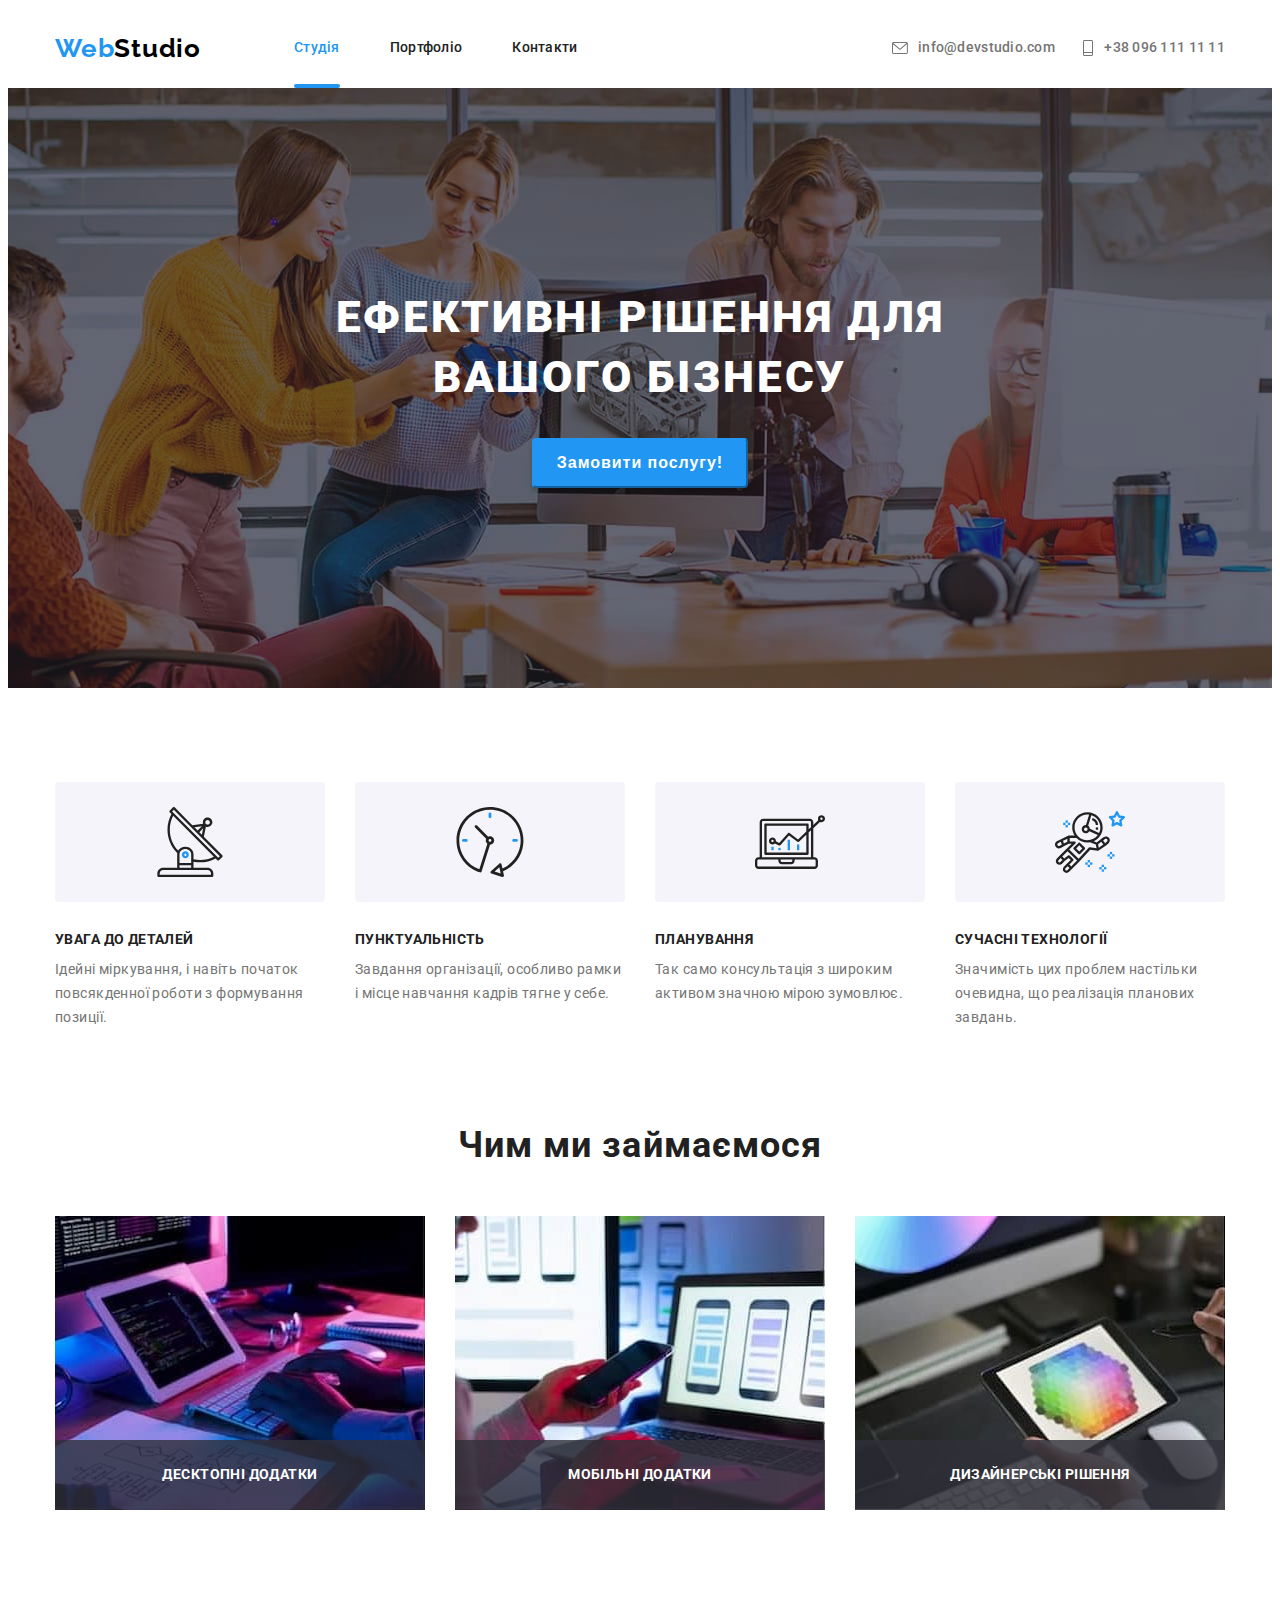
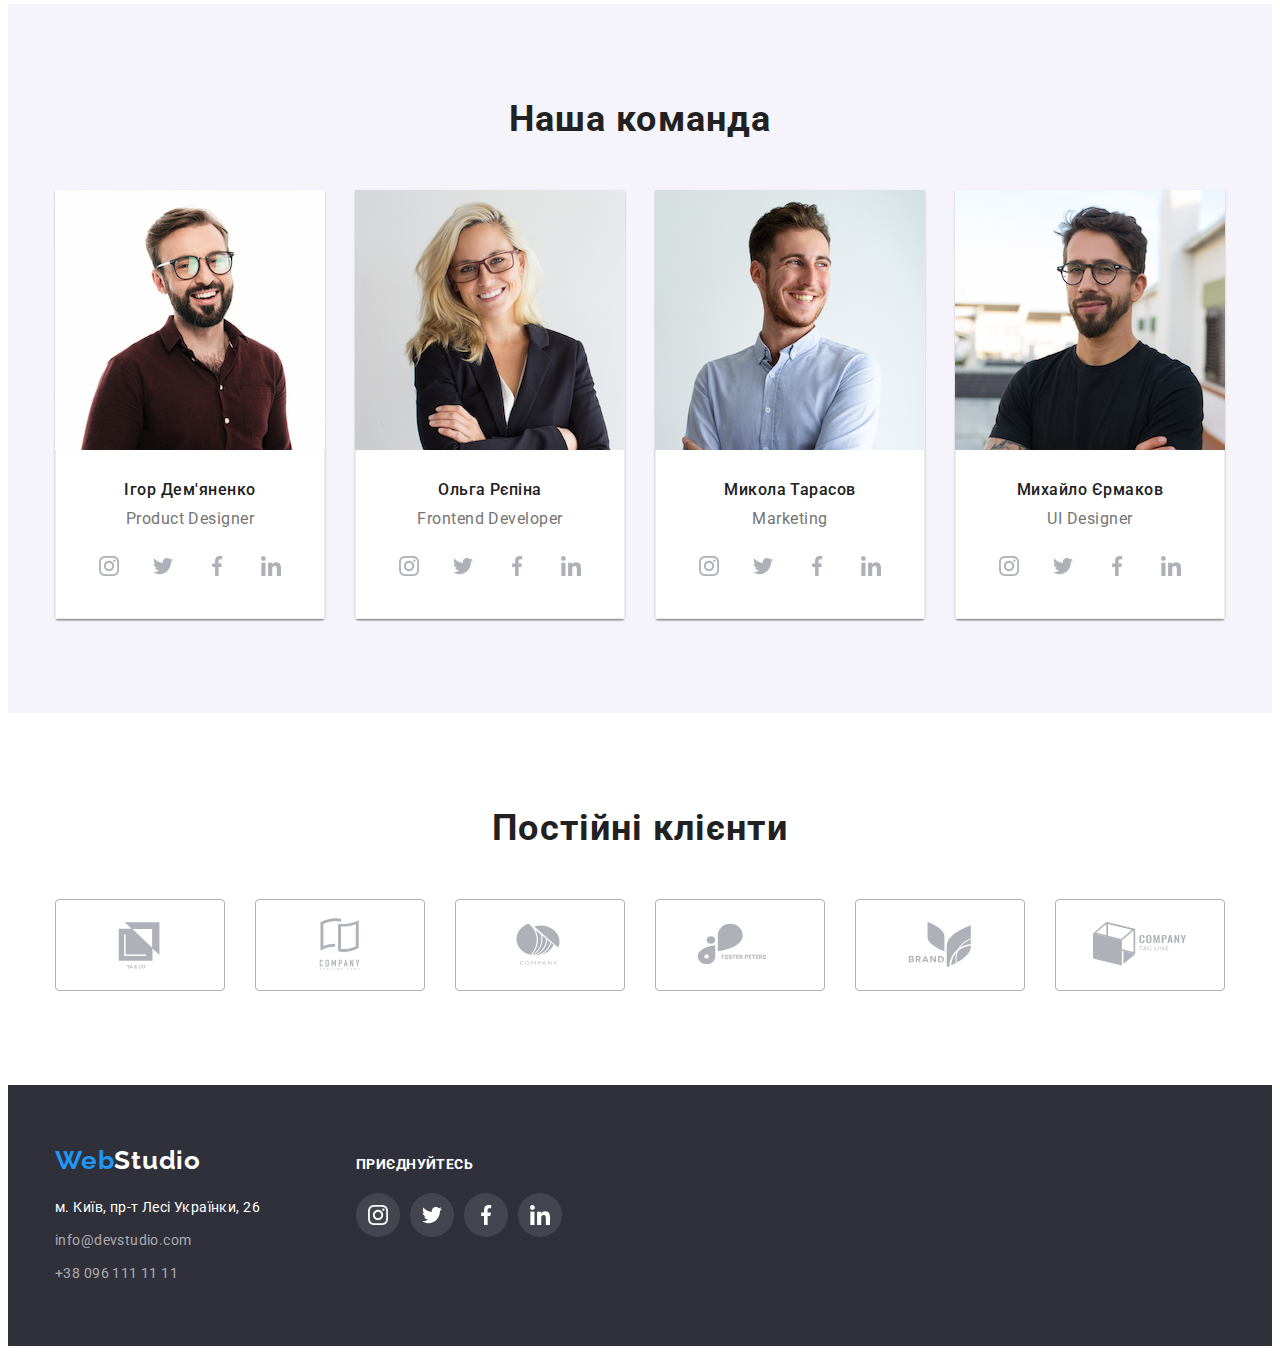
<file: index.html>
<!DOCTYPE html>
<html lang="uk">
  <head>
    <meta charset="UTF-8" />
    <meta http-equiv="X-UA-Compatible" content="IE=edge" />
    <meta name="viewport" content="width=device-width, initial-scale=1.0" />
    <title>Document</title>
    <link rel="preconnect" href="https://fonts.googleapis.com" />
    <link rel="preconnect" href="https://fonts.gstatic.com" crossorigin />
    <link
      href="https://fonts.googleapis.com/css2?family=Raleway:wght@700&family=Roboto:wght@400;500;700;900&display=swap"
      rel="stylesheet"
    />
    <link
      rel="stylesheet"
      href="https://cdnjs.cloudflare.com/ajax/libs/modern-normalize/1.1.0/modern-normalize.min.css"
      integrity="sha512-wpPYUAdjBVSE4KJnH1VR1HeZfpl1ub8YT/NKx4PuQ5NmX2tKuGu6U/JRp5y+Y8XG2tV+wKQpNHVUX03MfMFn9Q=="
      crossorigin="anonymous"
      referrerpolicy="no-referrer"
    />
    <link rel="stylesheet" href="./css/style.css" />
  </head>
  <body class="body">
    <header class="hdr">
      <div class="menu">
        <nav class="nav">
          <a class="logo top" href="./index.html"
            ><span class="logo-begin">Web</span
            ><span class="logo-end-black">Studio</span></a
          >
          <ul class="list hilight">
            <li class="item">
              <a class="link active" style="color: #2196f3" href="./index.html">
                Студія</a
              >
            </li>
            <li class="item">
              <a class="link" href="./portfolio.html"> Портфоліо</a>
            </li>
            <li class="item">
              <a class="link" href=""> Контакти</a>
            </li>
          </ul>
        </nav>
        <ul class="list contacts-hdr">
          <li class="item">
            <a class="link" href="mailto:info@devstudio.com">
              <div class="mail">
                <div>
                  <svg class="icon">
                    <use href="./images/icons-ws.svg#envelope"></use>
                  </svg>
                </div>
                <div>
                  <span class="text"> info@devstudio.com </span>
                </div>
              </div>
            </a>
          </li>
          <li class="item">
            <a class="link" href="tel:+380961111111">
              <div class="phone">
                <div>
                  <svg class="icon">
                    <use href="./images/icons-ws.svg#phone"></use>
                  </svg>
                </div>
                <div>
                  <span class="text"> +38 096 111 11 11 </span>
                </div>
              </div>
            </a>
          </li>
        </ul>
      </div>
    </header>
    <main>
      <section class="section hero">
        <div class="container face">
          <h1 class="hero-header">Ефективні рішення для<br />вашого бізнесу</h1>
          <button data-modal-open class="button" type="button">
            Замовити послугу!
          </button>
        </div>
      </section>
      <section class="section features">
        <div class="container description">
          <h2 class="invisible">Заголовок секції, який буде скрито</h2>
          <ul class="list">
            <li class="item">
              <div class="feature-image">
                <svg class="icon">
                  <use href="./images/icons-ws.svg#antenna"></use>
                </svg>
              </div>
              <h3 class="feature-header">Увага до деталей</h3>
              <p class="feature-text">
                Ідейні міркування, і навіть початок повсякденної роботи з
                формування позиції.
              </p>
            </li>
            <li class="item">
              <div class="feature-image">
                <svg class="icon">
                  <use href="./images/icons-ws.svg#clock"></use>
                </svg>
              </div>
              <h3 class="feature-header">Пунктуальність</h3>
              <p class="feature-text">
                Завдання організації, особливо рамки і місце навчання кадрів
                тягне у себе.
              </p>
            </li>
            <li class="item">
              <div class="feature-image">
                <svg class="icon">
                  <use href="./images/icons-ws.svg#diagram"></use>
                </svg>
              </div>
              <h3 class="feature-header">Планування</h3>
              <p class="feature-text">
                Так само консультація з широким активом значною мірою зумовлює.
              </p>
            </li>
            <li class="item">
              <div class="feature-image">
                <svg class="icon">
                  <use href="./images/icons-ws.svg#astronaut"></use>
                </svg>
              </div>
              <h3 class="feature-header">Сучасні технології</h3>
              <p class="feature-text">
                Значимість цих проблем настільки очевидна, що реалізація
                планових завдань.
              </p>
            </li>
          </ul>
        </div>
      </section>
      <section class="section directions">
        <div class="container presentation">
          <h2 class="sections-header">Чим ми займаємося</h2>
          <ul class="list">
            <li class="item">
              <img
                src="./images/what-we-do-1.jpg"
                alt="photo what-we-do-1"
                width="370"
              />
              <div class="overlay">
                <span class="title">Десктопні додатки</span>
              </div>
            </li>
            <li class="item">
              <img
                src="./images/what-we-do-2.jpg"
                alt="photo what-we-do-2"
                width="370"
              />
              <div class="overlay">
                <span class="title">Мобільні додатки</span>
              </div>
            </li>
            <li class="item">
              <img
                src="./images/what-we-do-3.jpg"
                alt="photo what-we-do-3"
                width="370"
              />
              <div class="overlay">
                <span class="title">Дизайнерські рішення</span>
              </div>
            </li>
          </ul>
        </div>
      </section>
      <section class="section command">
        <div class="container gallery">
          <h2 class="sections-header">Наша команда</h2>
          <ul class="command list">
            <li class="item">
              <img
                src="./images/photo-product-designer-igor-demyanenko.jpg"
                alt="photo product designer Igor Demyanenko"
                width="270"
                height="260"
              />
              <div class="command-textbox">
                <h3 class="command-header">Ігор Дем'яненко</h3>
                <p class="command-text">Product Designer</p>
                <div class="socials">
                  <ul class="list">
                    <li class="item">
                      <a
                        class="link"
                        href=""
                        target="_blank"
                        rel="noopener noreferrer"
                      >
                        <svg class="icon">
                          <use href="./images/icons-ws.svg#instagram"></use>
                        </svg>
                      </a>
                    </li>
                    <li class="item">
                      <a
                        class="link"
                        href=""
                        target="_blank"
                        rel="noopener noreferrer"
                      >
                        <svg class="icon">
                          <use href="./images/icons-ws.svg#twitter"></use>
                        </svg>
                      </a>
                    </li>
                    <li class="item">
                      <a
                        class="link"
                        href=""
                        target="_blank"
                        rel="noopener noreferrer"
                      >
                        <svg class="icon">
                          <use href="./images/icons-ws.svg#facebook"></use>
                        </svg>
                      </a>
                    </li>
                    <li class="item">
                      <a
                        class="link"
                        href=""
                        target="_blank"
                        rel="noopener noreferrer"
                      >
                        <svg class="icon">
                          <use href="./images/icons-ws.svg#linkedin"></use>
                        </svg>
                      </a>
                    </li>
                  </ul>
                </div>
              </div>
              <!-- cosial networks icons -->
            </li>
            <li class="item">
              <img
                src="./images/photo-frontend-developer-olga-repina.jpg"
                alt="photo frontend developer Olga Repina"
                width="270"
                height="260"
              />
              <div class="command-textbox">
                <h3 class="command-header">Ольга Рєпіна</h3>
                <p class="command-text">Frontend Developer</p>
                <div class="socials">
                  <ul class="list">
                    <li class="item">
                      <a
                        class="link"
                        href=""
                        target="_blank"
                        rel="noopener noreferrer"
                      >
                        <svg class="icon">
                          <use href="./images/icons-ws.svg#instagram"></use>
                        </svg>
                      </a>
                    </li>
                    <li class="item">
                      <a
                        class="link"
                        href=""
                        target="_blank"
                        rel="noopener noreferrer"
                      >
                        <svg class="icon">
                          <use href="./images/icons-ws.svg#twitter"></use>
                        </svg>
                      </a>
                    </li>
                    <li class="item">
                      <a
                        class="link"
                        href=""
                        target="_blank"
                        rel="noopener noreferrer"
                      >
                        <svg class="icon">
                          <use href="./images/icons-ws.svg#facebook"></use>
                        </svg>
                      </a>
                    </li>
                    <li class="item">
                      <a
                        class="link"
                        href=""
                        target="_blank"
                        rel="noopener noreferrer"
                      >
                        <svg class="icon">
                          <use href="./images/icons-ws.svg#linkedin"></use>
                        </svg>
                      </a>
                    </li>
                  </ul>
                </div>
              </div>
            </li>
            <li class="item">
              <img
                src="./images/photo-marketing-mykola-tarasov.jpg"
                alt="photo marketing Mykola Tarasov"
                width="270"
                height="260"
              />
              <div class="command-textbox">
                <h3 class="command-header">Микола Тарасов</h3>
                <p class="command-text">Marketing</p>
                <div class="socials">
                  <ul class="list">
                    <li class="item">
                      <a
                        class="link"
                        href=""
                        target="_blank"
                        rel="noopener noreferrer"
                      >
                        <svg class="icon">
                          <use href="./images/icons-ws.svg#instagram"></use>
                        </svg>
                      </a>
                    </li>
                    <li class="item">
                      <a
                        class="link"
                        href=""
                        target="_blank"
                        rel="noopener noreferrer"
                      >
                        <svg class="icon">
                          <use href="./images/icons-ws.svg#twitter"></use>
                        </svg>
                      </a>
                    </li>
                    <li class="item">
                      <a
                        class="link"
                        href=""
                        target="_blank"
                        rel="noopener noreferrer"
                      >
                        <svg class="icon">
                          <use href="./images/icons-ws.svg#facebook"></use>
                        </svg>
                      </a>
                    </li>
                    <li class="item">
                      <a
                        class="link"
                        href=""
                        target="_blank"
                        rel="noopener noreferrer"
                      >
                        <svg class="icon">
                          <use href="./images/icons-ws.svg#linkedin"></use>
                        </svg>
                      </a>
                    </li>
                  </ul>
                </div>
              </div>
            </li>
            <li class="item">
              <img
                src="./images/photo-ui-designer-mykhaylo-yermakov.jpg"
                alt="photo ui-designer Mykhaylo Yermakov"
                width="270"
                height="260"
              />
              <div class="command-textbox">
                <h3 class="command-header">Михайло Єрмаков</h3>
                <p class="command-text">UI Designer</p>
                <div class="socials">
                  <ul class="list">
                    <li class="item">
                      <a
                        class="link"
                        href=""
                        target="_blank"
                        rel="noopener noreferrer"
                      >
                        <svg class="icon">
                          <use href="./images/icons-ws.svg#instagram"></use>
                        </svg>
                      </a>
                    </li>
                    <li class="item">
                      <a
                        class="link"
                        href=""
                        target="_blank"
                        rel="noopener noreferrer"
                      >
                        <svg class="icon">
                          <use href="./images/icons-ws.svg#twitter"></use>
                        </svg>
                      </a>
                    </li>
                    <li class="item">
                      <a
                        class="link"
                        href=""
                        target="_blank"
                        rel="noopener noreferrer"
                      >
                        <svg class="icon">
                          <use href="./images/icons-ws.svg#facebook"></use>
                        </svg>
                      </a>
                    </li>
                    <li class="item">
                      <a
                        class="link"
                        href=""
                        target="_blank"
                        rel="noopener noreferrer"
                      >
                        <svg class="icon">
                          <use href="./images/icons-ws.svg#linkedin"></use>
                        </svg>
                      </a>
                    </li>
                  </ul>
                </div>
              </div>
            </li>
          </ul>
        </div>
      </section>
      <section class="section clients">
        <div class="container logos">
          <h2 class="sections-header">Постійні клієнти</h2>
          <ul class="list">
            <li class="item">
              <a class="link" href="" target="_blank" rel="noopener noreferrer">
                <svg class="icon">
                  <use
                    class="svg-content"
                    href="./images/icons-ws.svg#logo-yaco"
                  ></use>
                </svg>
              </a>
            </li>
            <li class="item">
              <a class="link" href="" target="_blank" rel="noopener noreferrer">
                <svg class="icon">
                  <use
                    class="svg-content"
                    href="./images/icons-ws.svg#logo-windows"
                  ></use>
                </svg>
              </a>
            </li>
            <li class="item">
              <a class="link" href="" target="_blank" rel="noopener noreferrer">
                <svg class="icon">
                  <use
                    class="svg-content"
                    href="./images/icons-ws.svg#logo-company"
                  ></use>
                </svg>
              </a>
            </li>
            <li class="item">
              <a class="link" href="" target="_blank" rel="noopener noreferrer">
                <svg class="icon">
                  <use
                    class="svg-content"
                    href="./images/icons-ws.svg#logo-foster"
                  ></use>
                </svg>
              </a>
            </li>
            <li class="item">
              <a class="link" href="" target="_blank" rel="noopener noreferrer">
                <svg class="icon">
                  <use
                    class="svg-content"
                    href="./images/icons-ws.svg#logo-brand"
                  ></use>
                </svg>
              </a>
            </li>
            <li class="item">
              <a class="link" href="" target="_blank" rel="noopener noreferrer">
                <svg class="icon">
                  <use
                    class="svg-content"
                    href="./images/icons-ws.svg#logo-tagline"
                  ></use>
                </svg>
              </a>
            </li>
          </ul>
        </div>
      </section>
    </main>
    <footer class="ftr">
      <div class="board">
        <div class="first-column">
          <div class="row-logo">
            <a class="logo" href="./index.html"
              ><span class="logo-begin">Web</span
              ><span class="logo-end-white">Studio</span></a
            >
          </div>

          <div class="row-address">
            <a
              class="footer-address"
              href="https://goo.gl/maps/KNuMFoGWD1NAP8xu9"
              target="_blank"
              rel="noopener noreferrer"
              >м. Київ, пр-т Лесі Українки, 26</a
            >
          </div>

          <div class="row-email">
            <a class="footer-ref" href="mailto:info@devstudio.com"
              >info@devstudio.com</a
            >
          </div>

          <div class="row-tel">
            <a class="footer-ref" href="tel:+380961111111">+38 096 111 11 11</a>
          </div>
        </div>

        <div class="second-column">
          <span class="ftr-hdr">Приєднуйтесь</span>
          <ul class="list">
            <li class="item">
              <a
                class="link"
                href=""
                aria-label="Інстаграм"
                target="_blank"
                rel="noopener noreferrer"
              >
                <svg class="icon">
                  <use href="./images/icons-ws.svg#instagram"></use>
                </svg>
              </a>
            </li>
            <li class="item">
              <a
                class="link"
                href=""
                aria-label="Твітер"
                target="_blank"
                rel="noopener noreferrer"
              >
                <svg class="icon">
                  <use href="./images/icons-ws.svg#twitter"></use>
                </svg>
              </a>
            </li>
            <li class="item">
              <a
                class="link"
                href=""
                aria-label="Фейсбук"
                target="_blank"
                rel="noopener noreferrer"
              >
                <svg class="icon">
                  <use href="./images/icons-ws.svg#facebook"></use>
                </svg>
              </a>
            </li>
            <li class="item">
              <a
                class="link"
                href=""
                aria-label="Лінкед Ін"
                target="_blank"
                rel="noopener noreferrer"
              >
                <svg class="icon">
                  <use href="./images/icons-ws.svg#linkedin"></use>
                </svg>
              </a>
            </li>
          </ul>
        </div>
      </div>
    </footer>
    <div class="bckdrop is-hidden" data-modal>
      <div class="modal">
        <button data-modal-close class="btn-close">
          <svg class="icon">
            <use href="./images/icons-ws.svg#vector"></use>
          </svg>
        </button>
      </div>
    </div>
    <script src="./js/modal.js"></script>
  </body>
</html>
</file>
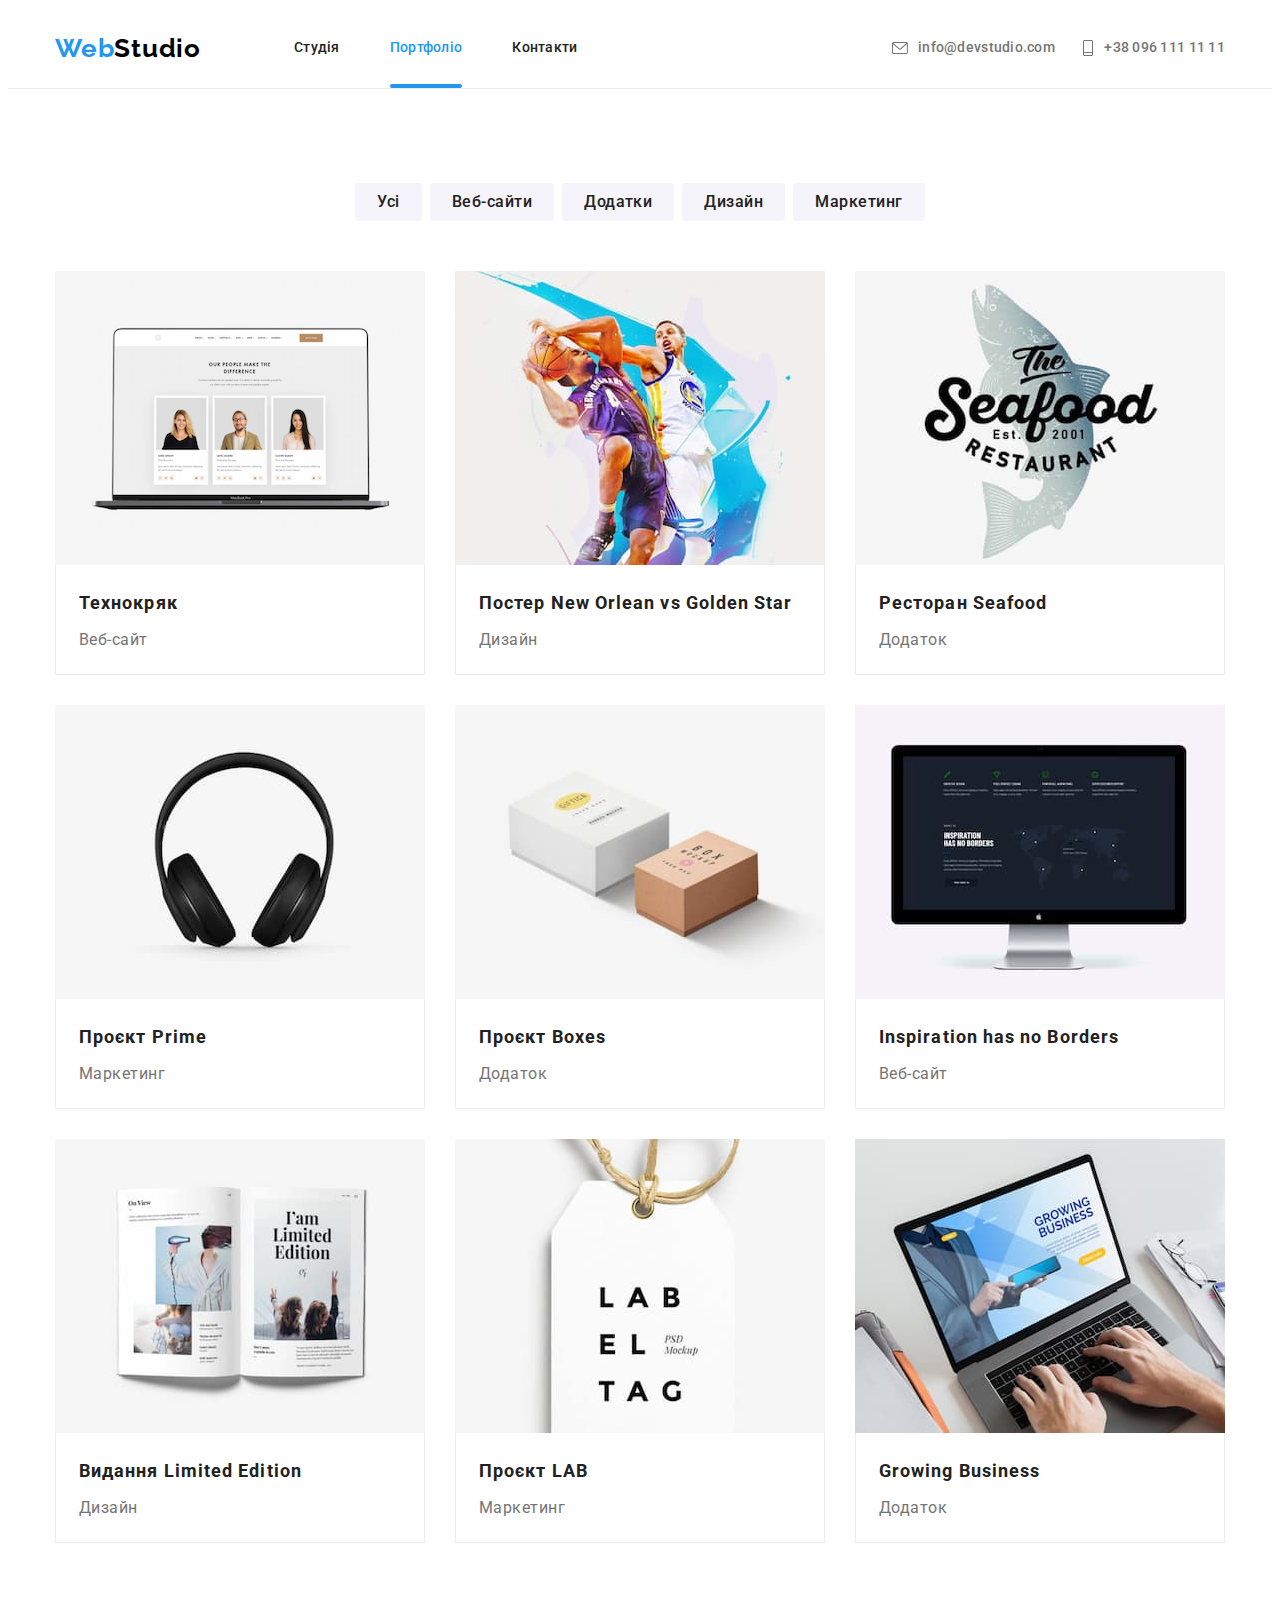
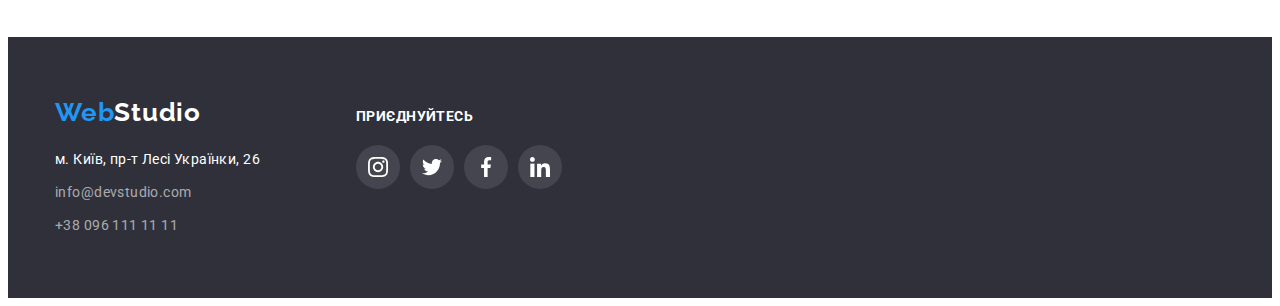
<file: portfolio.html>
<!DOCTYPE html>
<html lang="uk">
  <head>
    <meta charset="UTF-8" />
    <meta http-equiv="X-UA-Compatible" content="IE=edge" />
    <meta name="viewport" content="width=device-width, initial-scale=1.0" />
    <title>Document</title>
    <link rel="preconnect" href="https://fonts.googleapis.com" />
    <link rel="preconnect" href="https://fonts.gstatic.com" crossorigin />
    <link
      href="https://fonts.googleapis.com/css2?family=Raleway:wght@700&family=Roboto:wght@400;500;700;900&display=swap"
      rel="stylesheet"
    />
    <link
      rel="stylesheet"
      href="https://cdnjs.cloudflare.com/ajax/libs/modern-normalize/1.1.0/modern-normalize.min.css"
      integrity="sha512-wpPYUAdjBVSE4KJnH1VR1HeZfpl1ub8YT/NKx4PuQ5NmX2tKuGu6U/JRp5y+Y8XG2tV+wKQpNHVUX03MfMFn9Q=="
      crossorigin="anonymous"
      referrerpolicy="no-referrer"
    />
    <link rel="stylesheet" href="./css/style.css" />
  </head>
  <body class="body">
    <header class="hdr portfolio">
      <div class="menu">
        <nav class="nav">
          <a class="logo top" href="./index.html"
            ><span class="logo-begin">Web</span
            ><span class="logo-end-black">Studio</span></a
          >
          <ul class="list hilight">
            <li class="item">
              <a class="link" href="./index.html"> Студія</a>
            </li>
            <li class="item">
              <a
                class="link active"
                style="color: #2196f3"
                href="./portfolio.html"
              >
                Портфоліо</a
              >
            </li>
            <li class="item">
              <a class="link" href=""> Контакти</a>
            </li>
          </ul>
        </nav>
        <ul class="list contacts-hdr">
          <li class="item">
            <a class="link" href="mailto:info@devstudio.com">
              <div class="mail">
                <div>
                  <svg class="icon">
                    <use href="./images/icons-ws.svg#envelope"></use>
                  </svg>
                </div>
                <div>
                  <span class="text"> info@devstudio.com </span>
                </div>
              </div>
            </a>
          </li>
          <li class="item">
            <a class="link" href="tel:+380961111111">
              <div class="phone">
                <div>
                  <svg class="icon">
                    <use href="./images/icons-ws.svg#phone"></use>
                  </svg>
                </div>
                <div>
                  <span class="text"> +38 096 111 11 11 </span>
                </div>
              </div>
            </a>
          </li>
        </ul>
      </div>
    </header>
    <!-- <hr class="h-line" /> -->
    <main>
      <section class="section works">
        <div class="container gallery">
          <h1 class="invisible">Цей заголовок буде скрито.</h1>
          <h2 class="invisible">Фільтр робіт</h2>
          <ul class="list filter">
            <li class="item">
              <button class="button" type="button">Усі</button>
            </li>
            <li class="item">
              <button class="button" type="button">Веб-сайти</button>
            </li>
            <li class="item">
              <button class="button" type="button">Додатки</button>
            </li>
            <li class="item">
              <button class="button" type="button">Дизайн</button>
            </li>
            <li class="item">
              <button class="button" type="button">Маркетинг</button>
            </li>
          </ul>
          <h2 class="invisible">Зразки робіт</h2>
          <ul class="list portfolio">
            <li class="item">
              <a class="portfolio-ref" href="">
                <div class="imagebox">
                  <img
                    src="./images/technokryak_1.jpg"
                    alt="technokryak"
                    width="370"
                    height="294"
                  />
                  <div class="imagetext">
                    <p>
                      Ресурс пропонує комплексні пропозиції з різним рівнем
                      функціоналу та сервісів. Все це дозволить відвідувачу
                      отримати вичерпні відомості про компанію чи приватну
                      особу.
                    </p>
                  </div>
                </div>
                <div class="portfolio-textbox">
                  <h3 class="portfolio-header">Технокряк</h3>
                  <p class="portfolio-text">Веб-сайт</p>
                </div>
              </a>
            </li>
            <li class="item">
              <a class="portfolio-ref" href="">
                <div class="imagebox">
                  <img
                    src="./images/poster-new-orlean-vs-golden-star.jpg"
                    alt="poster-new-orlean-vs-golden-star"
                    width="370"
                    height="294"
                  />
                  <div class="imagetext">
                    <p>
                      Ресурс пропонує комплексні пропозиції з різним рівнем
                      функціоналу та сервісів. Все це дозволить відвідувачу
                      отримати вичерпні відомості про компанію чи приватну
                      особу.
                    </p>
                  </div>
                </div>
                <div class="portfolio-textbox">
                  <h3 class="portfolio-header">
                    Постер New Orlean vs Golden Star
                  </h3>
                  <p class="portfolio-text">Дизайн</p>
                </div>
              </a>
            </li>
            <li class="item">
              <a class="portfolio-ref" href="">
                <div class="imagebox">
                  <img
                    src="./images/restoran-seafood.jpg"
                    alt="restoran-seafood"
                    width="370"
                    height="294"
                  />
                  <div class="imagetext">
                    <p>
                      Ресурс пропонує комплексні пропозиції з різним рівнем
                      функціоналу та сервісів. Все це дозволить відвідувачу
                      отримати вичерпні відомості про компанію чи приватну
                      особу.
                    </p>
                  </div>
                </div>
                <div class="portfolio-textbox">
                  <h3 class="portfolio-header">Ресторан Seafood</h3>
                  <p class="portfolio-text">Додаток</p>
                </div>
              </a>
            </li>
            <li class="item">
              <a class="portfolio-ref" href="">
                <div class="imagebox">
                  <img
                    src="./images/project-prime.jpg"
                    alt="project-prime"
                    width="370"
                    height="294"
                  />
                  <div class="imagetext">
                    <p>
                      Ресурс пропонує комплексні пропозиції з різним рівнем
                      функціоналу та сервісів. Все це дозволить відвідувачу
                      отримати вичерпні відомості про компанію чи приватну
                      особу.
                    </p>
                  </div>
                </div>
                <div class="portfolio-textbox">
                  <h3 class="portfolio-header">Проєкт Prime</h3>
                  <p class="portfolio-text">Маркетинг</p>
                </div>
              </a>
            </li>
            <li class="item">
              <a class="portfolio-ref" href="">
                <div class="imagebox">
                  <img
                    src="./images/project-boxes.jpg"
                    alt="project-boxes"
                    width="370"
                    height="294"
                  />
                  <div class="imagetext">
                    <p>
                      Ресурс пропонує комплексні пропозиції з різним рівнем
                      функціоналу та сервісів. Все це дозволить відвідувачу
                      отримати вичерпні відомості про компанію чи приватну
                      особу.
                    </p>
                  </div>
                </div>
                <div class="portfolio-textbox">
                  <h3 class="portfolio-header">Проєкт Boxes</h3>
                  <p class="portfolio-text">Додаток</p>
                </div>
              </a>
            </li>
            <li class="item">
              <a class="portfolio-ref" href="">
                <div class="imagebox">
                  <img
                    src="./images/inspirations-has-no-borders.jpg"
                    alt="inspirations-has-no-borders"
                    width="370"
                    height="294"
                  />
                  <div class="imagetext">
                    <p>
                      Ресурс пропонує комплексні пропозиції з різним рівнем
                      функціоналу та сервісів. Все це дозволить відвідувачу
                      отримати вичерпні відомості про компанію чи приватну
                      особу.
                    </p>
                  </div>
                </div>
                <div class="portfolio-textbox">
                  <h3 class="portfolio-header">Inspiration has no Borders</h3>
                  <p class="portfolio-text">Веб-сайт</p>
                </div>
              </a>
            </li>
            <li class="item">
              <a class="portfolio-ref" href="">
                <div class="imagebox">
                  <img
                    src="./images/vydannya-limited-edition.jpg"
                    alt="vydannya-limited-edition.jpg"
                    width="370"
                    height="294"
                  />
                  <div class="imagetext">
                    <p>
                      Ресурс пропонує комплексні пропозиції з різним рівнем
                      функціоналу та сервісів. Все це дозволить відвідувачу
                      отримати вичерпні відомості про компанію чи приватну
                      особу.
                    </p>
                  </div>
                </div>
                <div class="portfolio-textbox">
                  <h3 class="portfolio-header">Видання Limited Edition</h3>
                  <p class="portfolio-text">Дизайн</p>
                </div>
              </a>
            </li>
            <li class="item">
              <a class="portfolio-ref" href="">
                <div class="imagebox">
                  <img
                    src="./images/project-lab.jpg"
                    alt="project-lab"
                    width="370"
                    height="294"
                  />
                  <div class="imagetext">
                    <p>
                      Ресурс пропонує комплексні пропозиції з різним рівнем
                      функціоналу та сервісів. Все це дозволить відвідувачу
                      отримати вичерпні відомості про компанію чи приватну
                      особу.
                    </p>
                  </div>
                </div>
                <div class="portfolio-textbox">
                  <h3 class="portfolio-header">Проєкт LAB</h3>
                  <p class="portfolio-text">Маркетинг</p>
                </div>
              </a>
            </li>
            <li class="item">
              <a class="portfolio-ref" href="">
                <div class="imagebox">
                  <img
                    src="./images/groving-business.jpg"
                    alt="groving-business"
                    width="370"
                    height="294"
                  />
                  <div class="imagetext">
                    <p>
                      Ресурс пропонує комплексні пропозиції з різним рівнем
                      функціоналу та сервісів. Все це дозволить відвідувачу
                      отримати вичерпні відомості про компанію чи приватну
                      особу.
                    </p>
                  </div>
                </div>
                <div class="portfolio-textbox">
                  <h3 class="portfolio-header">Growing Business</h3>
                  <p class="portfolio-text">Додаток</p>
                </div>
              </a>
            </li>
          </ul>
        </div>
      </section>
    </main>

    <footer class="ftr">
      <div class="board">
        <div class="first-column">
          <div class="row-logo">
            <a class="logo" href="./index.html"
              ><span class="logo-begin">Web</span
              ><span class="logo-end-white">Studio</span></a
            >
          </div>

          <div class="row-address">
            <a
              class="footer-address"
              href="https://goo.gl/maps/KNuMFoGWD1NAP8xu9"
              target="_blank"
              rel="noopener noreferrer"
              >м. Київ, пр-т Лесі Українки, 26</a
            >
          </div>

          <div class="row-email">
            <a class="footer-ref" href="mailto:info@devstudio.com"
              >info@devstudio.com</a
            >
          </div>

          <div class="row-tel">
            <a class="footer-ref" href="tel:+380961111111">+38 096 111 11 11</a>
          </div>
        </div>

        <div class="second-column">
          <span class="ftr-hdr">Приєднуйтесь</span>
          <ul class="list">
            <li class="item">
              <a
                class="link"
                href=""
                aria-label="Інстаграм"
                target="_blank"
                rel="noopener noreferrer"
              >
                <svg class="icon">
                  <use href="./images/icons-ws.svg#instagram"></use>
                </svg>
              </a>
            </li>
            <li class="item">
              <a
                class="link"
                href=""
                aria-label="Твітер"
                target="_blank"
                rel="noopener noreferrer"
              >
                <svg class="icon">
                  <use href="./images/icons-ws.svg#twitter"></use>
                </svg>
              </a>
            </li>
            <li class="item">
              <a
                class="link"
                href=""
                aria-label="Фейсбук"
                target="_blank"
                rel="noopener noreferrer"
              >
                <svg class="icon">
                  <use href="./images/icons-ws.svg#facebook"></use>
                </svg>
              </a>
            </li>
            <li class="item">
              <a
                class="link"
                href=""
                aria-label="Лінкед Ін"
                target="_blank"
                rel="noopener noreferrer"
              >
                <svg class="icon">
                  <use href="./images/icons-ws.svg#linkedin"></use>
                </svg>
              </a>
            </li>
          </ul>
        </div>
      </div>
    </footer>
  </body>
</html>
</file>
<file: css/style.css>
:root {
  --color-primary: #212121;
  --color-secondary: #757575;
  --color-accent: #2196f3;
  --color-footer: rgba(255, 255, 255, 0.6);
  --bckg-primary: #ffffff;
  --bckg-secondary: #f5f4fa;
  --bckg-dark: #2f303a;
  --bckg-button: #f5f4fa;
  --icon-not-active: #afb1b8;
  --portfolio-gallery-row-count: 3;
  --portfolio-gallery-last-row-count: 3;
  --portfolio-gallery-margin-width: 30px;
}

html {
  box-sizing: border-box;
}
*,
*::before,
*::after {
  box-sizing: inherit;
}

a {
  text-decoration: none;
  color: inherit;
  cursor: pointer;
}

p {
  padding: 0;
  margin: 0;
}

img {
  display: block;
  /* box-sizing: border-box; */
  margin: 0;
  padding: 0;
}

body {
  font-family: "Roboto", sans-serif;
  color: var(--color-primary);
  background-color: var(--bckg-primary);
}

.section {
  padding-top: 94px;
  padding-bottom: 94px;
}

.container {
  width: 1200px;
  padding-left: 15px;
  padding-right: 15px;
  padding-top: 0;
  padding-bottom: 0;
  margin-top: 0;
  margin-bottom: 0;
  margin-left: auto;
  margin-right: auto;
}

/* ========================================= */

.logo {
  display: inline-block;
  padding: 0;
  margin: 0;
  font-family: Raleway;
  font-size: 26px;
  font-weight: 700;
  line-height: 1.19;
  letter-spacing: 0.03em;
}
.logo-begin {
  color: var(--color-accent);
}
.logo-end-black {
  color: #000000;
}
.logo-end-white {
  color: #ffffff;
}
.logo.top {
  margin-right: 93px;
}

.list :visited {
  color: inherit;
}

.list.filter {
  transition: color 250ms cubic-bezier(0.4, 0, 0.2, 1);
}

.list.hilight :hover,
.list.hilight :focus {
  color: var(--color-accent);
}

.invisible {
  position: absolute;
  white-space: nowrap;
  width: 1px;
  height: 1px;
  overflow: hidden;
  border: 0;
  padding: 0;
  clip: rect(0 0 0 0);
  clip-path: inset(50%);
  margin: -1px;
}

.sections-header {
  margin-top: 0;
  margin-bottom: 50px;
  padding: 0;
  font-weight: 700;
  font-size: 36px;
  line-height: 1.17;
  text-align: center;
  letter-spacing: 0.03em;
}

/* Page head section */
.hdr {
  background-color: var(--bckg-primary);
}
/* Head section container */
.hdr .menu {
  display: flex;
  justify-content: space-between;
  align-items: center;
  padding: 0 15px;
  margin: 0 auto;
  width: 1200px;
}

.nav {
  display: flex;
  align-items: center;
}

.menu .list {
  list-style: none;
  padding: 0;
  margin: 0;
  display: flex;
  font-weight: 500;
  font-size: 14px;
  line-height: 1.14;
  letter-spacing: 0.02em;
  color: var(--color-primary);
}
.menu .list .link {
  display: block;
  padding-top: 32px;
  padding-bottom: 32px;
  position: relative;
}
.menu .list .link.active::after {
  position: absolute;
  display: block;
  bottom: 0;
  left: 0;
  content: "";
  width: 100%;
  height: 4px;
  border-radius: 2px;
  background-color: var(--color-accent);
  border: none;
}

.menu .list.hilight .item + .item {
  margin-left: 50px;
}

.list.contacts-hdr {
  display: flex;
  justify-content: space-between;
  align-items: center;
  padding: 0;
  margin: 0;
  width: 333px;
}
.list.contacts-hdr .item + .item {
  margin-left: 30px;
}

.list.contacts-hdr .item .link {
  color: var(--color-secondary);
  transition: color 250ms cubic-bezier(0.4, 0, 0.2, 1);
}
.list.contacts-hdr .item .link :hover,
.list.contacts-hdr .item .link :focus {
  color: var(--color-accent);
}
.mail {
  display: flex;
  justify-content: space-between;
  align-items: center;
  padding: 0;
  margin: 0;
  width: 161px;
  font-weight: 500;
  font-size: 14px;
  line-height: 1.14;
  letter-spacing: 0.02em;
  /* color: var(--color-secondary); */
}
.mail .icon {
  display: block;
  width: 16px;
  height: 12px;
  margin-right: 10px;
  fill: var(--color-secondary);
}

.phone {
  display: flex;
  justify-content: space-between;
  align-items: center;
  padding: 0;
  margin: 0;
  width: 142px;
  font-weight: 500;
  font-size: 14px;
  line-height: 1.14;
  letter-spacing: 0.02em;
}
.phone .icon {
  display: block;
  width: 10px;
  height: 16px;
  margin-right: 10px;
  fill: var(--color-secondary);
}

.hdr .link .icon {
  transition: fill 250ms cubic-bezier(0.4, 0, 0.2, 1);
}
.hdr .link:hover .icon,
.hdr .link:focus .icon {
  fill: var(--color-accent);
}
.hdr .link .text {
  transition: color 250ms cubic-bezier(0.4, 0, 0.2, 1);
}
.hdr .link:hover .text,
.hdr .link:focus .text {
  color: var(--color-accent);
}

/* Hero section */
.section.hero {
  padding-top: 200px;
  padding-bottom: 200px;
}
.hero {
  background-color: var(--bckg-dark);
  max-width: 1600px;
  height: 600px;
  margin-left: auto;
  margin-right: auto;
  background-image: linear-gradient(
      to right,
      rgba(47, 48, 58, 0.4),
      rgba(47, 48, 58, 0.4)
    ),
    url(../images/hero-bkg.jpg);
  background-repeat: no-repeat;
  background-position: center;
  background-size: cover;
}
/* Hero section container */
.face {
  margin-top: 0;
  margin-bottom: 0;
  margin-left: auto;
  margin-right: auto;
  text-align: center;
}
.hero-header {
  margin-top: 0;
  margin-bottom: 30px;
  margin-left: auto;
  margin-right: auto;
  /*  width: 696px;*/

  font-weight: 900;
  font-size: 44px;
  line-height: 1.36;
  text-align: center;
  letter-spacing: 0.06em;
  text-transform: uppercase;

  color: #ffffff;
}

.face .button {
  padding: 0;
  margin-top: 0;
  margin-bottom: 0;
  margin-left: auto;
  margin-right: auto;
  cursor: pointer;
  min-width: 216px;
  height: 50px;
  border-color: var(--color-accent);
  box-shadow: 0px 4px 4px rgba(0, 0, 0, 0.15);
  border-radius: 4px;
  font-weight: 700;
  font-size: 16px;
  line-height: 1.88;
  text-align: center;
  letter-spacing: 0.06em;
  background: var(--color-accent);
  color: #ffffff;
}

/* Features section  */

.features {
  background-color: var(--bckg-primary);
}
/* Features section container*/
.features .description {
  margin-top: 0;
  margin-bottom: 0;
  padding-top: 0;
  padding-bottom: 0;
}
.description .list {
  display: flex;
  list-style: none;
  margin: 0;
  padding: 0;
}
.description .list .item {
  width: 270px;
}
.description .list .item + .item {
  margin-left: 30px;
}
.feature-image {
  margin-top: 0;
  margin-left: 0;
  margin-right: 0;
  margin-bottom: 30px;
  display: flex;
  justify-content: center;
  padding-top: 25px;
  padding-bottom: 25px;
  padding-left: 0;
  padding-right: 0;
  border-radius: 4px;
  background-color: var(--bckg-secondary);
}
.description .icon {
  width: 70px;
  height: 70px;
  margin-left: auto;
  margin-right: auto;
}

.feature-header {
  margin-top: 0;
  margin-bottom: 10px;
  padding: 0;
  font-weight: 700;
  font-size: 14px;
  line-height: 1.14;
  letter-spacing: 0.03em;
  text-transform: uppercase;
}
.feature-text {
  margin: 0;
  padding: 0;
  font-weight: 400;
  font-size: 14px;
  line-height: 1.71;
  letter-spacing: 0.03em;
  color: var(--color-secondary);
}

/* Directions (of business) section */
.section.directions {
  padding-top: 0;
}
.directions {
  background-color: var(--bckg-primary);
}
/* Directions container */
.directions .presentation {
  padding-top: 0;
  padding-bottom: 0;
  margin-top: 0;
  margin-bottom: 0;
}
.presentation .list {
  list-style: none;
  margin: 0;
  padding: 0;
  display: flex;
}
.presentation .list .item {
  width: 370px;
  position: relative;
}
.presentation .list .item + .item {
  margin-left: 30px;
}

.presentation .list .item .overlay {
  position: absolute;
  bottom: 0;
  left: 0;
  display: flex;
  justify-content: center;
  align-items: center;
  width: 100%;
  height: 70px;
  background-color: rgba(47, 48, 58, 0.8);
  border: none;
}
.presentation .list .item .overlay .title {
  display: block;
  font-weight: 700;
  font-size: 14px;
  line-height: 1.14;
  text-align: center;
  letter-spacing: 0.03em;
  text-transform: uppercase;
  color: #ffffff;
}

/* (Our) Command section */
.command {
  background-color: var(--bckg-secondary);
}
/* Command section container */
.command .gallery {
  padding-top: 0;
  padding-bottom: 0;
  margin-top: 0;
  margin-bottom: 0;
}

.command.list {
  display: flex;
  list-style: none;
  margin: 0;
  padding: 0;
}

.command.list .item {
  width: 270px;
  text-align: center;
  box-shadow: 0px 1px 3px rgba(0, 0, 0, 0.12), 0px 1px 1px rgba(0, 0, 0, 0.14),
    0px 2px 1px rgba(0, 0, 0, 0.2);
  border-radius: 0px 0px 4px 4px;
}
.command.list .item + .item {
  margin-left: 30px;
}

.command-textbox {
  display: block;
  margin: 0;

  padding-top: 30px;
  padding-left: 0;
  padding-right: 0;
  padding-bottom: 30px;

  border: #ececec;
  border-style: solid;
  border-top-width: 0;
  border-left-width: 1px;
  border-right-width: 1px;
  border-bottom-width: 1px;
  background-color: #ffffff;
  text-align: center;
}

.command-header {
  margin-top: 0;
  margin-bottom: 10px;
  font-weight: 500;
  font-size: 16px;
  line-height: 1.19;
  letter-spacing: 0.03em;
}
.command-text {
  margin-top: 0;
  margin-bottom: 16px;
  font-weight: 400;
  font-size: 16px;
  line-height: 1.19;
  letter-spacing: 0.03em;
  color: var(--color-secondary);
}

.socials {
  padding: 0;
  margin: 0;

  width: 206px;
  margin-right: auto;
  margin-left: auto;
}

.socials .list {
  display: flex;
  padding: 0;
  margin-top: 0;
  margin-bottom: 0;
  margin-left: auto;
  margin-right: auto;
  border: none;
  align-content: center;
  justify-content: center;
  list-style: none;
  background-color: #ffffff;
}

.socials .list .item {
  padding: 0;
  margin: 0;
  border: none;
  border: 0;
  box-shadow: none;
  border-radius: 0;
}
.socials .list .item + .item {
  margin-left: 10px;
}

.socials .list .item .link {
  display: flex;
  padding: 0;
  margin: 0;
  border: none;
  border-radius: 50%;
  width: 44px;
  height: 44px;
  justify-content: center;
  align-items: center;
}
.socials .link {
  transition: background-color 250ms cubic-bezier(0.4, 0, 0.2, 1);
}
.socials .link:hover,
.socials .link:focus {
  background-color: var(--color-accent);
}
.socials .list .item .link .icon {
  width: 20px;
  height: 20px;
  fill: var(--icon-not-active);
  transition: fill 250ms cubic-bezier(0.4, 0, 0.2, 1);
}
.socials .list .item .link:hover .icon,
.socials .list .item .link:focus .icon {
  fill: #ffffff;
}

/* Clients Section*/

/* Logos Container */
/* .logos {
} */

.logos .list {
  display: flex;
  padding: 0;
  margin-top: 0;
  margin-bottom: 0;
  margin-left: auto;
  margin-right: auto;
  border: none;
  align-content: center;
  justify-content: center;
  list-style: none;
}
.logos .list .item {
  padding: 0;
  margin: 0;
  border: none;
  border: 0;
  box-shadow: none;
  border-radius: 0;
}
.logos .list .item + .item {
  margin-left: 30px;
}
.logos .list .item .link {
  display: flex;
  margin: 0;
  border-radius: 4px;
  border: 1px solid;
  border-color: var(--icon-not-active);
  width: 170px;
  height: 92px;
  justify-content: center;
  align-items: center;
  transition: border-color 250ms cubic-bezier(0.4, 0, 0.2, 1);
}
.logos .list .item .link:hover,
.logos .list .item .link:focus {
  border-radius: 4px;
  border: 1px solid;
  border-color: var(--color-accent);
}
.logos .list .item .link .icon,
.logos .list .item .link .icon {
  transition: fill 250ms cubic-bezier(0.4, 0, 0.2, 1);
}
.logos .list .item .link:hover .icon,
.logos .list .item .link:focus .icon {
  fill: var(--color-accent);
}

.logos .list .item .link .icon {
  width: 106px;
  height: 60px;
  fill: var(--icon-not-active);
  align-self: center;
  /* outline: solid gray 1px; */
}

/* Footer section */
.ftr {
  background-color: var(--bckg-dark);
}
/* Footer section container */
.ftr .board {
  width: 1200px;
  margin: 0 auto;
  padding-left: 15px;
  padding-right: 15px;
  padding-top: 60px;
  padding-bottom: 60px;
  display: flex;
}
.first-column {
  margin: 0;
  display: flex;
  flex-direction: column;
  width: 231px;
}
.first-column .row-logo {
  margin: 0;
  margin-bottom: 20px;
}
.first-column .row-address {
  margin: 0;
  margin-bottom: 9px;
  /* height: 21px; */
}
.first-column .row-email {
  margin: 0;
  margin-bottom: 9px;
  /* height: 21px; */
}
.first-column .row-tel {
  margin: 0;
  /* height: 21px; */
}

.footer-address {
  padding: 0;
  /* height: 21px; */
  text-decoration: none;
  font-style: normal;
  color: #ffffff;
  font-weight: 400;
  font-size: 14px;
  line-height: 1.71;
  letter-spacing: 0.03em;
  transition: color 250ms cubic-bezier(0.4, 0, 0.2, 1);
}
.footer-address:hover,
.footer-address:focus {
  color: var(--color-accent);
}

.footer-ref {
  padding: 0;
  /* height: 21px; */
  text-decoration: none;
  font-style: normal;
  font-size: 14px;
  line-height: 1.71;
  letter-spacing: 0.03em;
  color: var(--color-footer);
  transition: color 250ms cubic-bezier(0.4, 0, 0.2, 1);
}
.footer-ref:hover,
.footer-ref:focus {
  color: var(--color-accent);
}

.second-column {
  width: 206px;
  margin-left: 70px;
  margin-top: 0;
  margin-bottom: 0;
  margin-right: 0;
  padding-top: 12px;
  padding-left: 0;
  padding-right: 0;
  padding-bottom: 0;
  display: flex;
  flex-direction: column;
}
.ftr-hdr {
  margin-bottom: 20px;
  font-weight: 700;
  font-size: 14px;
  line-height: 1.14;
  letter-spacing: 0.03em;
  text-transform: uppercase;

  color: #ffffff;
}

.second-column .list {
  padding: 0;
  display: flex;
  margin-top: 0;
  margin-bottom: 0;
  margin-left: auto;
  margin-right: auto;
  border: none;
  align-content: center;
  justify-content: center;
  list-style: none;
}

.second-column .list .item {
  padding: 0;
  margin: 0;
  border: none;
  border: 0;
  box-shadow: none;
  border-radius: 0;
}
.second-column .list .item + .item {
  margin-left: 10px;
}

.second-column .list .item .link {
  display: flex;
  width: 44px;
  height: 44px;
  padding: 0;
  margin: 0;
  border: none;
  background: rgba(255, 255, 255, 0.1);
  border-radius: 50%;
  justify-content: center;
  align-items: center;
  transition: background-color 250ms cubic-bezier(0.4, 0, 0.2, 1);

  /* outline: solid #000000 1px; */
}
.second-column .list .item .link:hover,
.second-column .list .item .link:focus {
  background-color: var(--color-accent);
}
.second-column .list .item .link .icon,
.second-column .list .item .link .icon {
  transition: fill 250ms cubic-bezier(0.4, 0, 0.2, 1);
}

.second-column .list .item .link:hover .icon,
.second-column .list .item .link:focus .icon {
  fill: #ffffff;
}
.second-column .list .item .link .icon {
  width: 20px;
  height: 20px;
  fill: #ffffff;
  /* outline: solid gray 1px; */
}

/* Portfolio page head section */
.hdr.portfolio {
  border-bottom: #ececec;
  border-style: solid;
  border-top-width: 0;
  border-left-width: 0;
  border-right-width: 0;
  border-bottom-width: 1px;
}

/* (Our) Works section */
.works {
  background-color: var(--bckg-primary);
}
/* Works section Container */
.works .gallery {
  margin-top: 0;
  margin-bottom: 0;
  padding-top: 0;
  padding-bottom: 0;
}

.works .list.filter {
  margin: 0;
  padding: 0;
  display: flex;
  list-style: none;
  justify-content: center;
  margin-bottom: 50px;
}

.works .list.filter .button {
  padding: 0;
  margin: 0;
  padding-left: 22px;
  padding-right: 22px;
  padding-top: 6px;
  padding-bottom: 6px;
  background-color: var(--bckg-button);
  color: var(--color-primary);
  box-shadow: none;
  border: none;
  border-radius: 4px;
  cursor: pointer;
  font-family: "Roboto";
  font-style: normal;
  font-weight: 500;
  font-size: 16px;
  line-height: 1.63;
  text-align: center;
  letter-spacing: 0.03em;
  transition: background-color 250ms cubic-bezier(0.4, 0, 0.2, 1),
    color 250ms cubic-bezier(0.4, 0, 0.2, 1),
    box-shadow 250ms cubic-bezier(0.4, 0, 0.2, 1);
}
.works .list.filter .button:hover,
.works .list.filter .button:focus {
  /* padding-left: 25px; */
  /* padding-right: 25px; */
  background-color: var(--color-accent);
  color: #ffffff;
  box-shadow: 0px 3px 1px rgba(0, 0, 0, 0.1), 0px 1px 2px rgba(0, 0, 0, 0.08),
    0px 2px 2px rgba(0, 0, 0, 0.12);
}

.works .list.filter .item + .item {
  margin-left: 8px;
}

.works .list.portfolio {
  margin: 0;
  padding: 0;
  display: flex;
  flex-wrap: wrap;
  list-style: none;
}

.portfolio-ref {
  display: inline-block;
  /* cursor: default; */
  transition: box-shadow 250ms cubic-bezier(0.4, 0, 0.2, 1);
}
.portfolio-ref:hover,
.portfolio-ref:focus {
  box-shadow: 0px 1px 1px rgba(0, 0, 0, 0.12), 0px 4px 4px rgba(0, 0, 0, 0.06),
    1px 4px 6px rgba(0, 0, 0, 0.16);
}

.list.portfolio .item {
  width: calc(
    (
        100% -
          (
            (var(--portfolio-gallery-row-count) - 1) *
              var(--portfolio-gallery-margin-width)
          )
      ) / var(--portfolio-gallery-row-count)
  );

  padding: 0;

  margin-right: var(--portfolio-gallery-margin-width);
  margin-bottom: var(--portfolio-gallery-margin-width);
}

.list.portfolio .item:nth-child(3n) {
  margin-right: 0;
}

.list.portfolio .item:nth-last-child(-n + 3) {
  margin-bottom: 0;
}

.imagebox {
  position: relative;
  width: 100%;
  height: 294px;
  overflow: hidden;
}
.imagetext {
  position: absolute;
  top: 0;
  left: 0;
  width: 100%;
  height: 100%;
  padding-left: 24px;
  padding-right: 24px;
  padding-top: 63px;
  padding-bottom: 63px;
  font-weight: 400;
  background-color: rgba(33, 150, 243, 0.9);
  font-size: 18px;
  line-height: 1.5556;
  letter-spacing: 0.03em;
  color: #ffffff;

  transform: translateY(100%);
  transition: transform 250ms cubic-bezier(0.4, 0, 0.2, 1);
}
.portfolio-ref:hover .imagebox .imagetext,
.portfolio-ref:focus .imagebox .imagetext {
  transform: translateY(0);
}

.portfolio-textbox {
  display: block;
  margin: 0;
  padding-top: 20px;
  padding-left: 23px;
  padding-right: 23px;
  padding-bottom: 19px;
  border: #ececec;
  border-style: solid;
  border-top-width: 0;
  border-left-width: 1px;
  border-right-width: 1px;
  border-bottom-width: 1px;
}

.portfolio-header {
  margin-top: 0;
  margin-right: 0;
  margin-bottom: 4px;
  margin-left: 0;

  padding: 0;
  font-weight: 700;
  font-size: 18px;
  line-height: 2;
  letter-spacing: 0.06em;
  /*color: var(--color-primary);*/
}

.portfolio-text {
  margin: 0;
  padding: 0;

  font-weight: 400;
  font-size: 16px;
  line-height: 1.88;
  letter-spacing: 0.03em;
  color: var(--color-secondary);
}
/* =============================================== */

.bckdrop {
  position: fixed;
  min-width: 100%;
  min-height: 100%;
  top: 0;
  left: 0;
  background-color: rgba(0, 0, 0, 0.2);
  opacity: 1;
}
.bckdrop.is-hidden {
  opacity: 0;
  pointer-events: none;
}

.modal {
  position: absolute;
  min-width: 528px;
  min-height: 581px;

  top: 50%;
  left: 50%;
  transform: translate(-50%, -50%);

  background-color: #fff;
  /* display: flex; */
}
.btn-close {
  display: flex;
  width: 30px;
  height: 30px;
  padding: 0;
  margin: 0;
  position: absolute;
  right: 8px;
  top: 8px;
  justify-content: center;
  align-items: center;
  background: #ffffff;
  border: 1px solid rgba(0, 0, 0, 0.1);
  border-radius: 50%;
  transform: rotate(0deg);
  transition: transform 250ms cubic-bezier(0.4, 0, 0.2, 1);
}
.btn-close:hover {
  transform: rotate(90deg);
}
.modal .icon {
  width: 11px;
  height: 11px;
}
</file>
